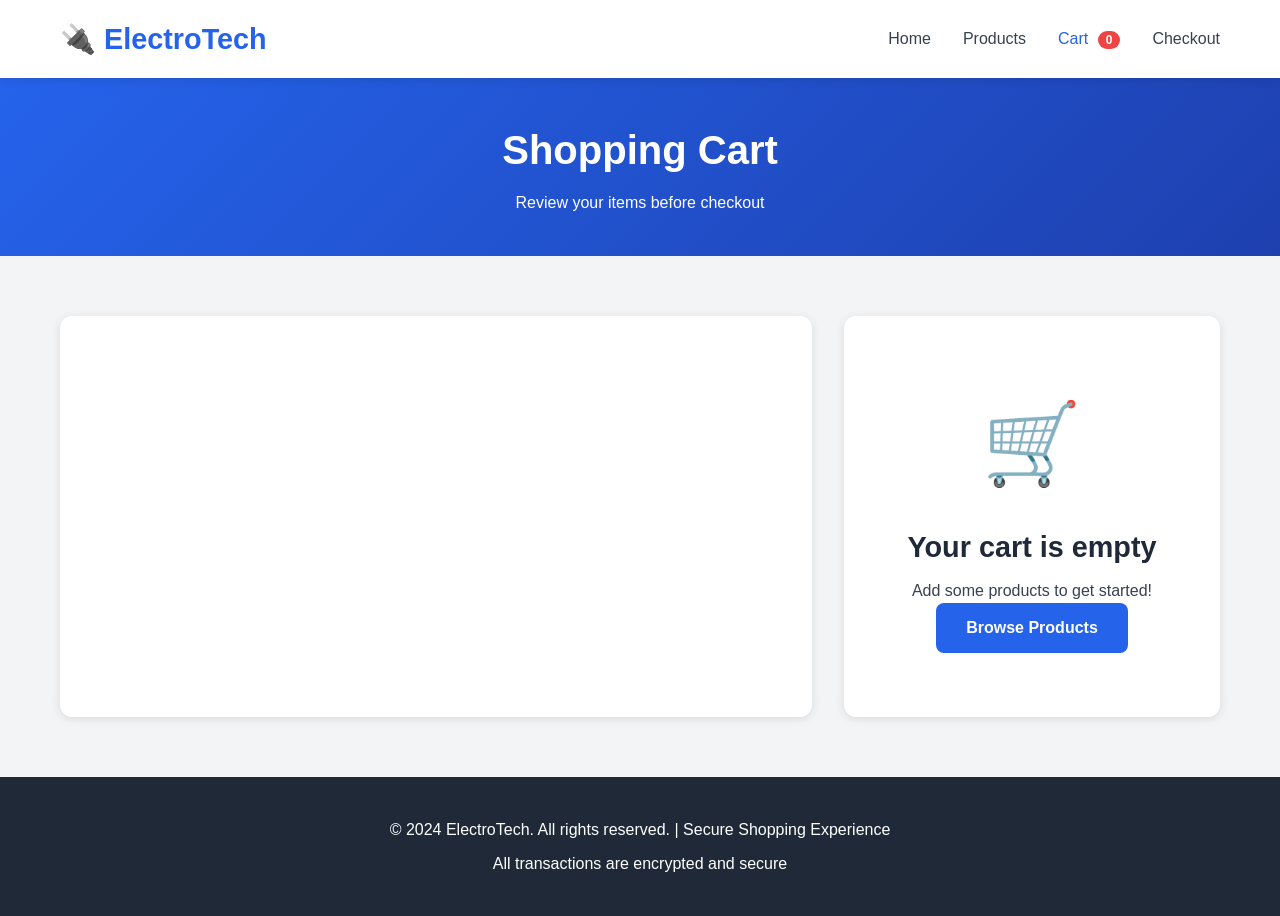
<file: cart.html>
<!DOCTYPE html>
<html lang="en">
<head>
    <meta charset="UTF-8">
    <meta name="viewport" content="width=device-width, initial-scale=1.0">
    <meta http-equiv="Content-Security-Policy" content="default-src 'self'; script-src 'self' 'unsafe-inline'; style-src 'self' 'unsafe-inline'; img-src 'self' data: https:;">
    <meta http-equiv="Strict-Transport-Security" content="max-age=31536000; includeSubDomains">
    <title>Shopping Cart - ElectroTech</title>
    <link rel="stylesheet" href="styles.css">
</head>
<body>
    <header>
        <nav class="navbar">
            <div class="container">
                <div class="logo">
                    <h1>🔌 ElectroTech</h1>
                </div>
                <ul class="nav-links">
                    <li><a href="index.html">Home</a></li>
                    <li><a href="products.html">Products</a></li>
                    <li><a href="cart.html" class="active">Cart <span id="cart-count" class="badge">0</span></a></li>
                    <li><a href="checkout.html">Checkout</a></li>
                </ul>
            </div>
        </nav>
    </header>

    <main>
        <section class="page-header">
            <div class="container">
                <h2>Shopping Cart</h2>
                <p>Review your items before checkout</p>
            </div>
        </section>

        <section class="cart-section">
            <div class="container">
                <div class="cart-content">
                    <div id="cart-items" class="cart-items">
                        <!-- Cart items will be dynamically inserted here -->
                    </div>
                    <div id="empty-cart-message" class="empty-cart">
                        <div class="icon">🛒</div>
                        <h3>Your cart is empty</h3>
                        <p>Add some products to get started!</p>
                        <a href="products.html" class="btn btn-primary">Browse Products</a>
                    </div>
                    <div id="cart-summary" class="cart-summary" style="display: none;">
                        <h3>Order Summary</h3>
                        <div class="summary-row">
                            <span>Subtotal:</span>
                            <span id="cart-subtotal">$0.00</span>
                        </div>
                        <div class="summary-row">
                            <span>Tax (10%):</span>
                            <span id="cart-tax">$0.00</span>
                        </div>
                        <div class="summary-row">
                            <span>Shipping:</span>
                            <span id="cart-shipping">$0.00</span>
                        </div>
                        <div class="summary-row total">
                            <span>Total:</span>
                            <span id="cart-total">$0.00</span>
                        </div>
                        <a href="checkout.html" class="btn btn-primary btn-block">Proceed to Checkout</a>
                    </div>
                </div>
            </div>
        </section>
    </main>

    <footer>
        <div class="container">
            <p>&copy; 2024 ElectroTech. All rights reserved. | Secure Shopping Experience</p>
            <p>All transactions are encrypted and secure</p>
        </div>
    </footer>

    <script src="script.js"></script>
</body>
</html>
</file>
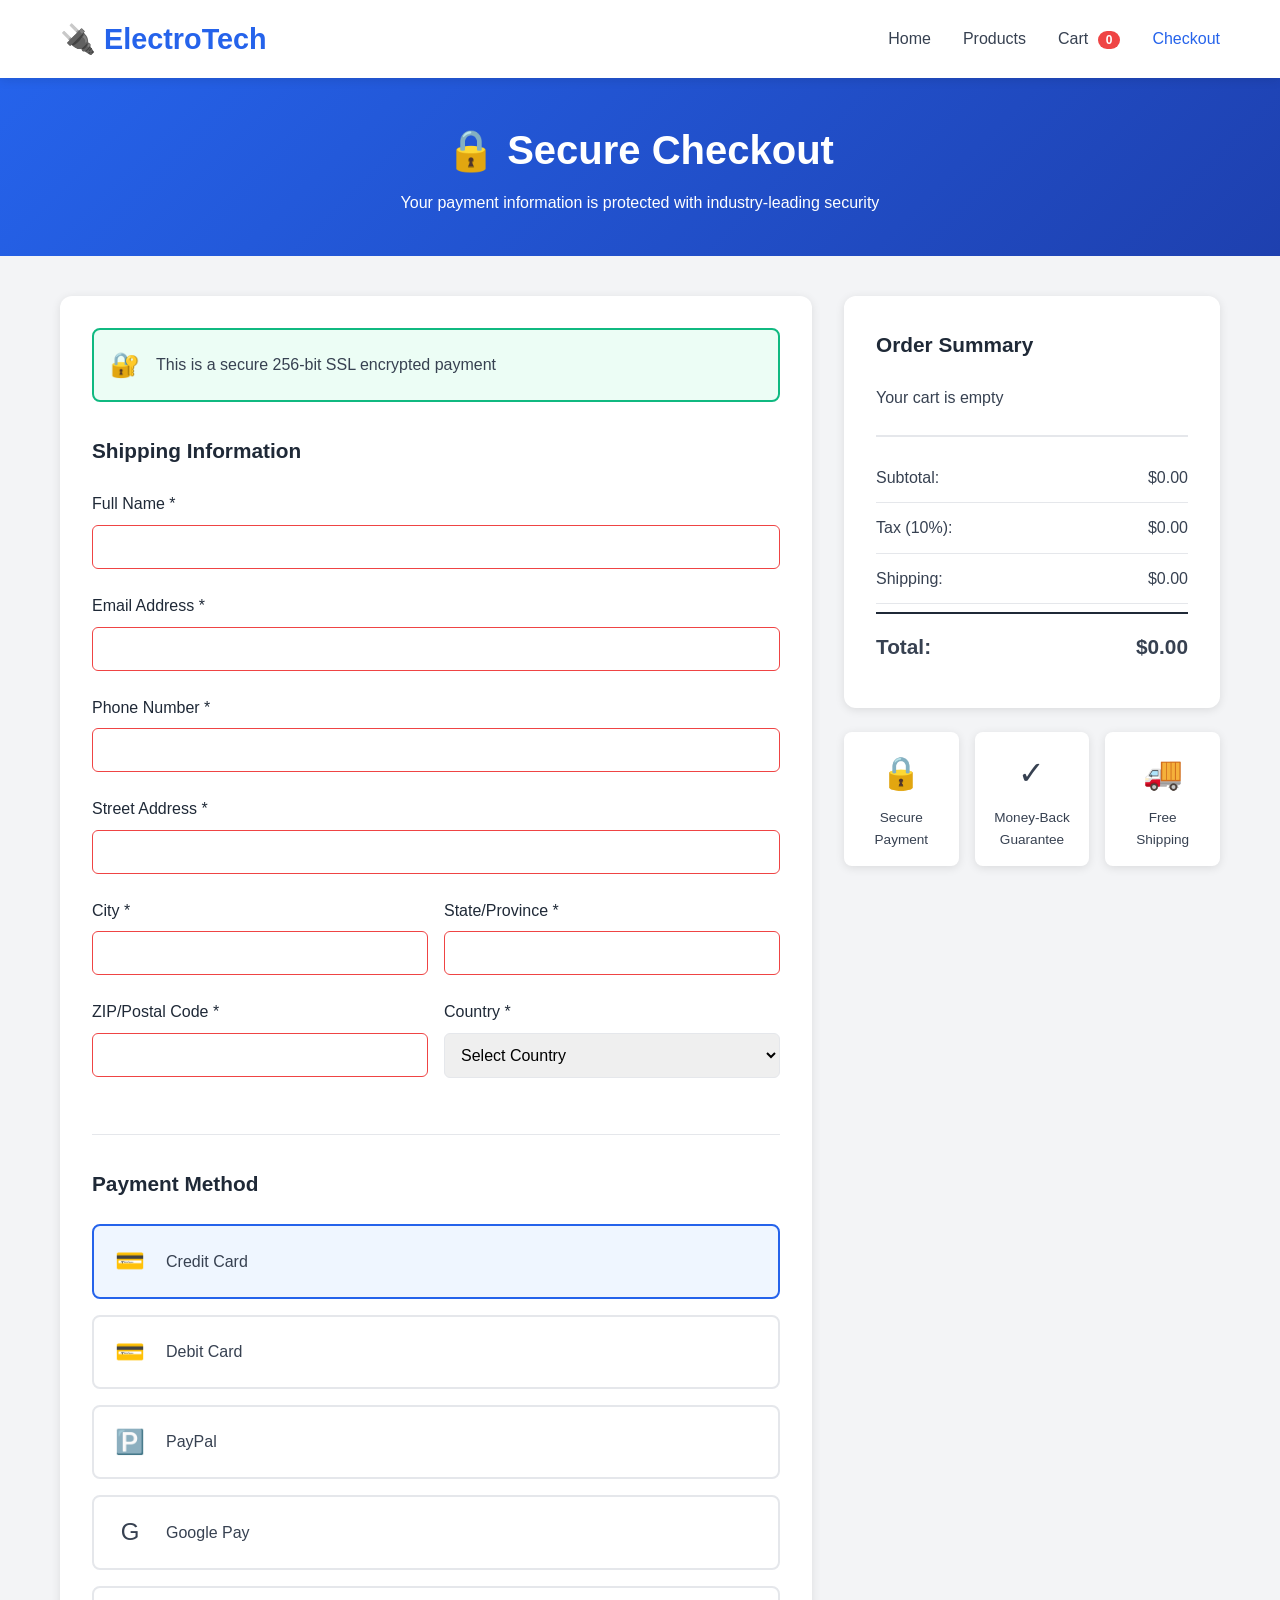
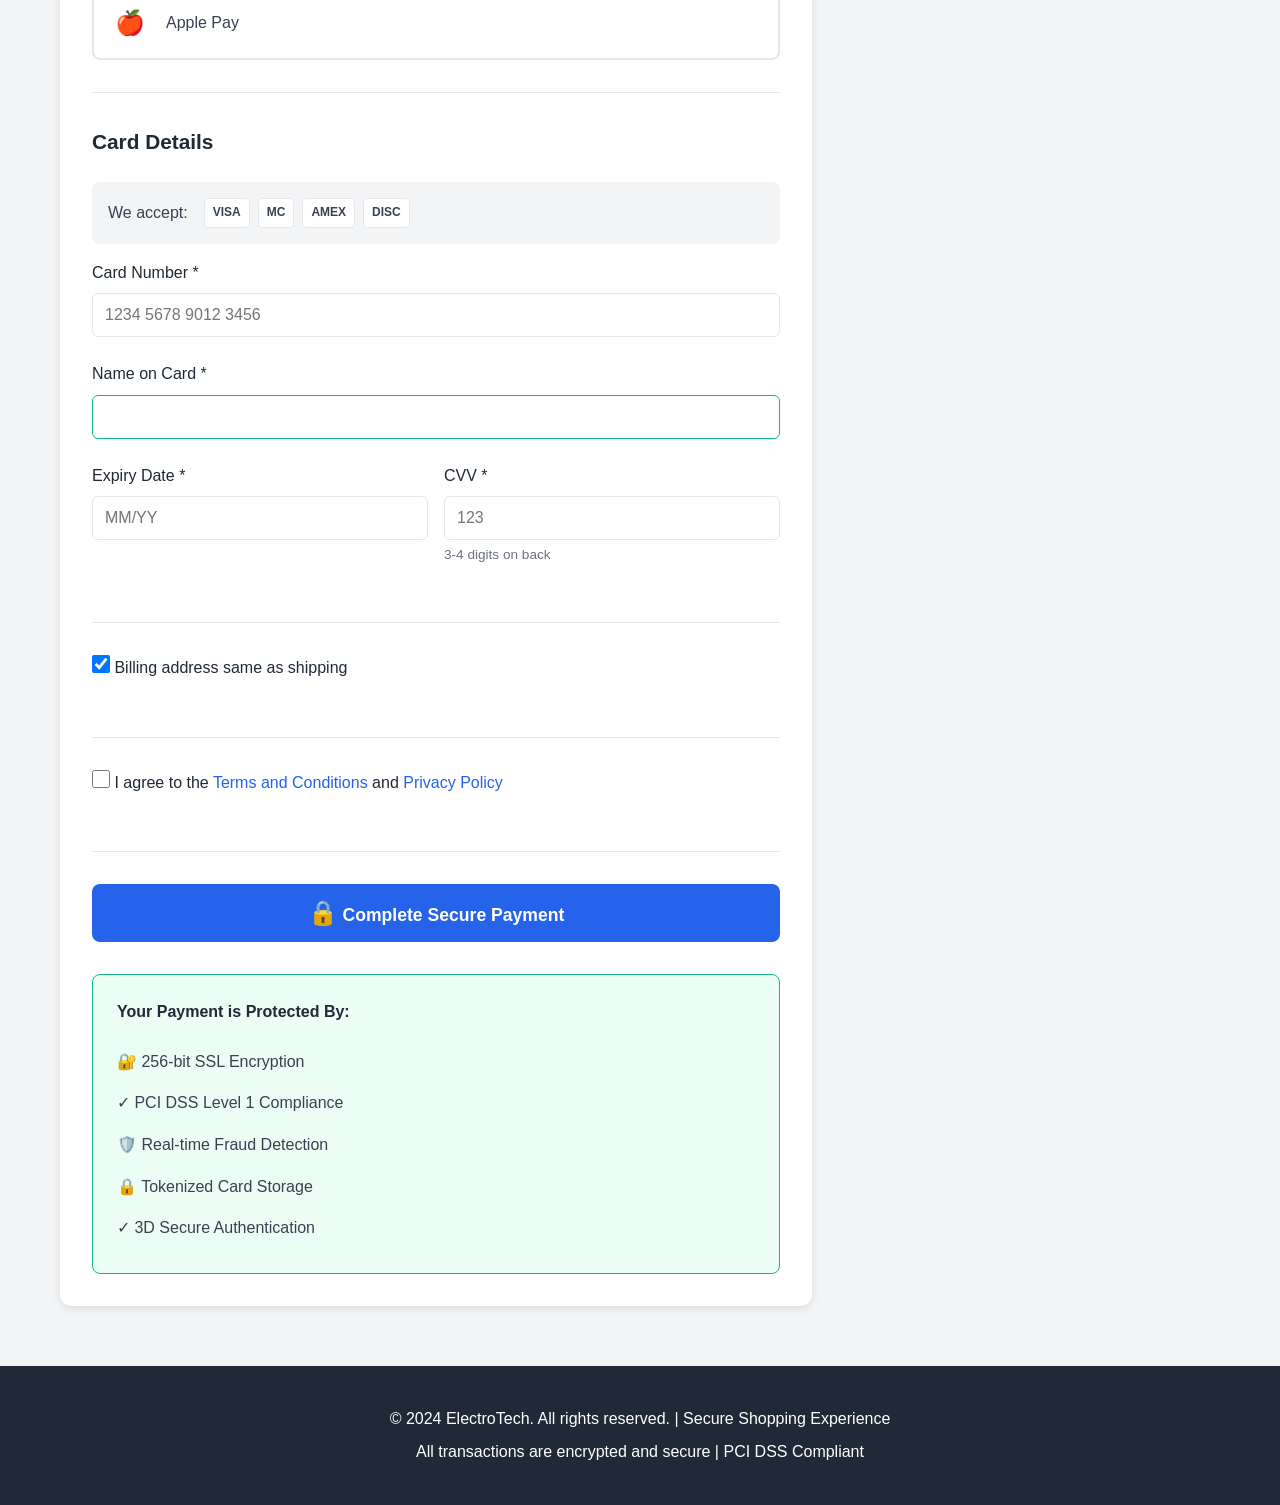
<file: checkout.html>
<!DOCTYPE html>
<html lang="en">
<head>
    <meta charset="UTF-8">
    <meta name="viewport" content="width=device-width, initial-scale=1.0">
    <meta http-equiv="Content-Security-Policy" content="default-src 'self'; script-src 'self' 'unsafe-inline' https://www.paypal.com https://www.google.com https://appleid.cdn-apple.com; style-src 'self' 'unsafe-inline'; img-src 'self' data: https:; connect-src 'self' https://api.paypal.com https://pay.google.com; frame-src https://www.paypal.com https://www.google.com https://appleid.apple.com;">
    <meta http-equiv="Strict-Transport-Security" content="max-age=31536000; includeSubDomains">
    <title>Secure Checkout - ElectroTech</title>
    <link rel="stylesheet" href="styles.css">
</head>
<body>
    <header>
        <nav class="navbar">
            <div class="container">
                <div class="logo">
                    <h1>🔌 ElectroTech</h1>
                </div>
                <ul class="nav-links">
                    <li><a href="index.html">Home</a></li>
                    <li><a href="products.html">Products</a></li>
                    <li><a href="cart.html">Cart <span id="cart-count" class="badge">0</span></a></li>
                    <li><a href="checkout.html" class="active">Checkout</a></li>
                </ul>
            </div>
        </nav>
    </header>

    <main>
        <section class="page-header">
            <div class="container">
                <h2>🔒 Secure Checkout</h2>
                <p>Your payment information is protected with industry-leading security</p>
            </div>
        </section>

        <section class="checkout-section">
            <div class="container">
                <div class="checkout-grid">
                    <div class="checkout-form">
                        <div class="security-notice">
                            <span class="lock-icon">🔐</span>
                            <p>This is a secure 256-bit SSL encrypted payment</p>
                        </div>

                        <form id="checkout-form">
                            <!-- Shipping Information -->
                            <div class="form-section">
                                <h3>Shipping Information</h3>
                                <div class="form-group">
                                    <label for="fullname">Full Name *</label>
                                    <input type="text" id="fullname" name="fullname" required pattern="^[a-zA-Z\s]{2,50}$" title="Please enter a valid name (2-50 characters, letters only)">
                                </div>
                                <div class="form-group">
                                    <label for="email">Email Address *</label>
                                    <input type="email" id="email" name="email" required pattern="^[a-zA-Z0-9._%+-]+@[a-zA-Z0-9.-]+\.[a-zA-Z]{2,}$" title="Please enter a valid email address">
                                </div>
                                <div class="form-group">
                                    <label for="phone">Phone Number *</label>
                                    <input type="tel" id="phone" name="phone" required pattern="^[\d\s\-\+\(\)]{10,20}$" title="Please enter a valid phone number">
                                </div>
                                <div class="form-group">
                                    <label for="address">Street Address *</label>
                                    <input type="text" id="address" name="address" required maxlength="100">
                                </div>
                                <div class="form-row">
                                    <div class="form-group">
                                        <label for="city">City *</label>
                                        <input type="text" id="city" name="city" required pattern="^[a-zA-Z\s]{2,50}$">
                                    </div>
                                    <div class="form-group">
                                        <label for="state">State/Province *</label>
                                        <input type="text" id="state" name="state" required pattern="^[a-zA-Z\s]{2,50}$">
                                    </div>
                                </div>
                                <div class="form-row">
                                    <div class="form-group">
                                        <label for="zipcode">ZIP/Postal Code *</label>
                                        <input type="text" id="zipcode" name="zipcode" required pattern="^[A-Za-z0-9\s\-]{3,10}$">
                                    </div>
                                    <div class="form-group">
                                        <label for="country">Country *</label>
                                        <select id="country" name="country" required>
                                            <option value="">Select Country</option>
                                            <option value="US">United States</option>
                                            <option value="CA">Canada</option>
                                            <option value="GB">United Kingdom</option>
                                            <option value="AU">Australia</option>
                                            <option value="DE">Germany</option>
                                            <option value="FR">France</option>
                                            <option value="IN">India</option>
                                            <option value="JP">Japan</option>
                                            <option value="CN">China</option>
                                        </select>
                                    </div>
                                </div>
                            </div>

                            <!-- Payment Method Selection -->
                            <div class="form-section">
                                <h3>Payment Method</h3>
                                <div class="payment-methods">
                                    <div class="payment-option">
                                        <input type="radio" id="credit-card" name="payment-method" value="credit-card" checked>
                                        <label for="credit-card">
                                            <span class="payment-icon">💳</span>
                                            Credit Card
                                        </label>
                                    </div>
                                    <div class="payment-option">
                                        <input type="radio" id="debit-card" name="payment-method" value="debit-card">
                                        <label for="debit-card">
                                            <span class="payment-icon">💳</span>
                                            Debit Card
                                        </label>
                                    </div>
                                    <div class="payment-option">
                                        <input type="radio" id="paypal" name="payment-method" value="paypal">
                                        <label for="paypal">
                                            <span class="payment-icon">🅿️</span>
                                            PayPal
                                        </label>
                                    </div>
                                    <div class="payment-option">
                                        <input type="radio" id="google-pay" name="payment-method" value="google-pay">
                                        <label for="google-pay">
                                            <span class="payment-icon">G</span>
                                            Google Pay
                                        </label>
                                    </div>
                                    <div class="payment-option">
                                        <input type="radio" id="apple-pay" name="payment-method" value="apple-pay">
                                        <label for="apple-pay">
                                            <span class="payment-icon">🍎</span>
                                            Apple Pay
                                        </label>
                                    </div>
                                </div>
                            </div>

                            <!-- Card Payment Details (Credit/Debit) -->
                            <div id="card-payment-details" class="form-section payment-details">
                                <h3>Card Details</h3>
                                <div class="accepted-cards">
                                    <span>We accept:</span>
                                    <div class="card-logos">
                                        <span class="card-logo">VISA</span>
                                        <span class="card-logo">MC</span>
                                        <span class="card-logo">AMEX</span>
                                        <span class="card-logo">DISC</span>
                                    </div>
                                </div>
                                <div class="form-group">
                                    <label for="card-number">Card Number *</label>
                                    <input type="text" id="card-number" name="card-number" placeholder="1234 5678 9012 3456" maxlength="19" pattern="[\d\s]{13,19}" inputmode="numeric" autocomplete="cc-number">
                                    <span class="card-type-indicator" id="card-type"></span>
                                </div>
                                <div class="form-group">
                                    <label for="card-name">Name on Card *</label>
                                    <input type="text" id="card-name" name="card-name" pattern="^[a-zA-Z\s]{2,50}$" autocomplete="cc-name">
                                </div>
                                <div class="form-row">
                                    <div class="form-group">
                                        <label for="expiry-date">Expiry Date *</label>
                                        <input type="text" id="expiry-date" name="expiry-date" placeholder="MM/YY" maxlength="5" pattern="(0[1-9]|1[0-2])\/\d{2}" autocomplete="cc-exp">
                                    </div>
                                    <div class="form-group">
                                        <label for="cvv">CVV *</label>
                                        <input type="text" id="cvv" name="cvv" placeholder="123" maxlength="4" pattern="\d{3,4}" inputmode="numeric" autocomplete="cc-csc">
                                        <span class="help-text">3-4 digits on back</span>
                                    </div>
                                </div>
                            </div>

                            <!-- PayPal Details -->
                            <div id="paypal-payment-details" class="form-section payment-details" style="display: none;">
                                <div class="payment-info-box">
                                    <h3>PayPal Payment</h3>
                                    <p>You will be redirected to PayPal to complete your payment securely.</p>
                                    <div class="paypal-features">
                                        <p>✓ Buyer Protection</p>
                                        <p>✓ No card details needed</p>
                                        <p>✓ Quick checkout</p>
                                    </div>
                                </div>
                            </div>

                            <!-- Google Pay Details -->
                            <div id="google-pay-details" class="form-section payment-details" style="display: none;">
                                <div class="payment-info-box">
                                    <h3>Google Pay</h3>
                                    <p>Fast and secure checkout with Google Pay.</p>
                                    <div class="google-pay-features">
                                        <p>✓ One-tap checkout</p>
                                        <p>✓ Tokenized payments</p>
                                        <p>✓ No card details shared</p>
                                    </div>
                                    <button type="button" id="google-pay-button" class="btn btn-google-pay">Continue with Google Pay</button>
                                </div>
                            </div>

                            <!-- Apple Pay Details -->
                            <div id="apple-pay-details" class="form-section payment-details" style="display: none;">
                                <div class="payment-info-box">
                                    <h3>Apple Pay</h3>
                                    <p>Quick and secure payment with Apple Pay.</p>
                                    <div class="apple-pay-features">
                                        <p>✓ Touch ID or Face ID</p>
                                        <p>✓ Secure element technology</p>
                                        <p>✓ Privacy focused</p>
                                    </div>
                                    <button type="button" id="apple-pay-button" class="btn btn-apple-pay">Pay with Apple Pay</button>
                                </div>
                            </div>

                            <!-- Billing Address -->
                            <div class="form-section">
                                <div class="form-group">
                                    <label class="checkbox-label">
                                        <input type="checkbox" id="same-as-shipping" checked>
                                        Billing address same as shipping
                                    </label>
                                </div>
                            </div>

                            <!-- Terms and Conditions -->
                            <div class="form-section">
                                <div class="form-group">
                                    <label class="checkbox-label">
                                        <input type="checkbox" id="terms" required>
                                        I agree to the <a href="#" target="_blank">Terms and Conditions</a> and <a href="#" target="_blank">Privacy Policy</a>
                                    </label>
                                </div>
                            </div>

                            <button type="submit" class="btn btn-primary btn-block btn-submit">
                                <span class="lock-icon">🔒</span> Complete Secure Payment
                            </button>
                        </form>

                        <div class="security-features">
                            <h4>Your Payment is Protected By:</h4>
                            <ul>
                                <li>🔐 256-bit SSL Encryption</li>
                                <li>✓ PCI DSS Level 1 Compliance</li>
                                <li>🛡️ Real-time Fraud Detection</li>
                                <li>🔒 Tokenized Card Storage</li>
                                <li>✓ 3D Secure Authentication</li>
                            </ul>
                        </div>
                    </div>

                    <div class="order-summary-sidebar">
                        <div class="summary-box">
                            <h3>Order Summary</h3>
                            <div id="checkout-items" class="summary-items">
                                <!-- Items will be inserted here -->
                            </div>
                            <div class="summary-totals">
                                <div class="summary-row">
                                    <span>Subtotal:</span>
                                    <span id="summary-subtotal">$0.00</span>
                                </div>
                                <div class="summary-row">
                                    <span>Tax (10%):</span>
                                    <span id="summary-tax">$0.00</span>
                                </div>
                                <div class="summary-row">
                                    <span>Shipping:</span>
                                    <span id="summary-shipping">$0.00</span>
                                </div>
                                <div class="summary-row total">
                                    <span><strong>Total:</strong></span>
                                    <span id="summary-total"><strong>$0.00</strong></span>
                                </div>
                            </div>
                        </div>

                        <div class="trust-badges">
                            <div class="trust-badge">
                                <span>🔒</span>
                                <p>Secure Payment</p>
                            </div>
                            <div class="trust-badge">
                                <span>✓</span>
                                <p>Money-Back Guarantee</p>
                            </div>
                            <div class="trust-badge">
                                <span>🚚</span>
                                <p>Free Shipping</p>
                            </div>
                        </div>
                    </div>
                </div>
            </div>
        </section>

        <!-- Success Modal -->
        <div id="success-modal" class="modal">
            <div class="modal-content">
                <div class="success-icon">✓</div>
                <h2>Payment Successful!</h2>
                <p>Thank you for your purchase. Your order has been confirmed.</p>
                <p>Order confirmation has been sent to your email.</p>
                <button id="close-modal" class="btn btn-primary">Continue Shopping</button>
            </div>
        </div>
    </main>

    <footer>
        <div class="container">
            <p>&copy; 2024 ElectroTech. All rights reserved. | Secure Shopping Experience</p>
            <p>All transactions are encrypted and secure | PCI DSS Compliant</p>
        </div>
    </footer>

    <script src="script.js"></script>
</body>
</html>
</file>
<file: styles.css>
/* Global Styles */
* {
    margin: 0;
    padding: 0;
    box-sizing: border-box;
}

:root {
    --primary-color: #2563eb;
    --secondary-color: #1e40af;
    --success-color: #10b981;
    --danger-color: #ef4444;
    --warning-color: #f59e0b;
    --dark-color: #1f2937;
    --light-color: #f3f4f6;
    --border-color: #e5e7eb;
    --text-color: #374151;
    --white: #ffffff;
    --shadow: 0 2px 10px rgba(0, 0, 0, 0.1);
    --shadow-lg: 0 10px 30px rgba(0, 0, 0, 0.15);
}

body {
    font-family: -apple-system, BlinkMacSystemFont, 'Segoe UI', Roboto, 'Helvetica Neue', Arial, sans-serif;
    line-height: 1.6;
    color: var(--text-color);
    background-color: var(--light-color);
}

.container {
    max-width: 1200px;
    margin: 0 auto;
    padding: 0 20px;
}

/* Navigation */
.navbar {
    background-color: var(--white);
    box-shadow: var(--shadow);
    position: sticky;
    top: 0;
    z-index: 1000;
}

.navbar .container {
    display: flex;
    justify-content: space-between;
    align-items: center;
    padding: 1rem 20px;
}

.logo h1 {
    color: var(--primary-color);
    font-size: 1.8rem;
}

.nav-links {
    display: flex;
    list-style: none;
    gap: 2rem;
}

.nav-links a {
    text-decoration: none;
    color: var(--text-color);
    font-weight: 500;
    transition: color 0.3s;
    position: relative;
}

.nav-links a:hover,
.nav-links a.active {
    color: var(--primary-color);
}

.badge {
    background-color: var(--danger-color);
    color: var(--white);
    padding: 2px 8px;
    border-radius: 12px;
    font-size: 0.75rem;
    font-weight: bold;
    margin-left: 5px;
}

/* Hero Section */
.hero {
    background: linear-gradient(135deg, var(--primary-color) 0%, var(--secondary-color) 100%);
    color: var(--white);
    padding: 80px 0;
    text-align: center;
}

.hero-content h2 {
    font-size: 3rem;
    margin-bottom: 1rem;
}

.hero-content p {
    font-size: 1.3rem;
    margin-bottom: 2rem;
}

/* Buttons */
.btn {
    display: inline-block;
    padding: 12px 30px;
    border: none;
    border-radius: 8px;
    font-size: 1rem;
    font-weight: 600;
    text-decoration: none;
    cursor: pointer;
    transition: all 0.3s;
    text-align: center;
}

.btn-primary {
    background-color: var(--primary-color);
    color: var(--white);
}

.btn-primary:hover {
    background-color: var(--secondary-color);
    transform: translateY(-2px);
    box-shadow: var(--shadow);
}

.btn-secondary {
    background-color: var(--success-color);
    color: var(--white);
}

.btn-secondary:hover {
    background-color: #059669;
}

.btn-block {
    display: block;
    width: 100%;
}

.btn-google-pay {
    background-color: #4285f4;
    color: var(--white);
    margin-top: 1rem;
}

.btn-apple-pay {
    background-color: #000;
    color: var(--white);
    margin-top: 1rem;
}

.btn-submit {
    margin-top: 2rem;
    padding: 15px;
    font-size: 1.1rem;
}

/* Features Section */
.features {
    padding: 60px 0;
    background-color: var(--white);
}

.features h2 {
    text-align: center;
    font-size: 2.5rem;
    margin-bottom: 3rem;
    color: var(--dark-color);
}

.features-grid {
    display: grid;
    grid-template-columns: repeat(auto-fit, minmax(250px, 1fr));
    gap: 2rem;
}

.feature-card {
    text-align: center;
    padding: 2rem;
    border-radius: 12px;
    background-color: var(--light-color);
    transition: transform 0.3s, box-shadow 0.3s;
}

.feature-card:hover {
    transform: translateY(-5px);
    box-shadow: var(--shadow-lg);
}

.feature-card .icon {
    font-size: 3rem;
    margin-bottom: 1rem;
}

.feature-card h3 {
    color: var(--dark-color);
    margin-bottom: 0.5rem;
}

/* Products Grid */
.featured-products,
.products-section {
    padding: 60px 0;
    background-color: var(--light-color);
}

.featured-products h2,
.products-section h2 {
    text-align: center;
    font-size: 2.5rem;
    margin-bottom: 3rem;
    color: var(--dark-color);
}

.products-grid {
    display: grid;
    grid-template-columns: repeat(auto-fill, minmax(280px, 1fr));
    gap: 2rem;
}

.product-card {
    background-color: var(--white);
    border-radius: 12px;
    padding: 1.5rem;
    text-align: center;
    box-shadow: var(--shadow);
    transition: transform 0.3s, box-shadow 0.3s;
}

.product-card:hover {
    transform: translateY(-5px);
    box-shadow: var(--shadow-lg);
}

.product-card img {
    width: 100%;
    height: 250px;
    object-fit: cover;
    border-radius: 8px;
    margin-bottom: 1rem;
}

.product-card h3 {
    color: var(--dark-color);
    margin-bottom: 0.5rem;
    font-size: 1.2rem;
}

.product-card .description {
    color: var(--text-color);
    font-size: 0.9rem;
    margin-bottom: 0.5rem;
}

.product-card .price {
    color: var(--primary-color);
    font-size: 1.5rem;
    font-weight: bold;
    margin: 1rem 0;
}

/* Security Badges */
.security-badges {
    padding: 60px 0;
    background-color: var(--white);
}

.security-badges h2 {
    text-align: center;
    font-size: 2rem;
    margin-bottom: 3rem;
    color: var(--dark-color);
}

.badges-grid {
    display: grid;
    grid-template-columns: repeat(auto-fit, minmax(200px, 1fr));
    gap: 2rem;
}

.badge-item {
    text-align: center;
    padding: 1.5rem;
}

.badge-icon {
    font-size: 3rem;
    margin-bottom: 0.5rem;
}

/* Page Header */
.page-header {
    background: linear-gradient(135deg, var(--primary-color) 0%, var(--secondary-color) 100%);
    color: var(--white);
    padding: 40px 0;
    text-align: center;
}

.page-header h2 {
    font-size: 2.5rem;
    margin-bottom: 0.5rem;
}

/* Cart Section */
.cart-section {
    padding: 60px 0;
}

.cart-content {
    display: grid;
    grid-template-columns: 2fr 1fr;
    gap: 2rem;
}

.cart-items {
    background-color: var(--white);
    border-radius: 12px;
    padding: 2rem;
    box-shadow: var(--shadow);
}

.cart-item {
    display: flex;
    gap: 1.5rem;
    padding: 1.5rem;
    border-bottom: 1px solid var(--border-color);
    align-items: center;
}

.cart-item:last-child {
    border-bottom: none;
}

.cart-item img {
    width: 100px;
    height: 100px;
    object-fit: cover;
    border-radius: 8px;
}

.cart-item-details {
    flex: 1;
}

.cart-item-details h3 {
    color: var(--dark-color);
    margin-bottom: 0.5rem;
}

.cart-item-price {
    color: var(--primary-color);
    font-size: 1.2rem;
    font-weight: bold;
}

.cart-item-controls {
    display: flex;
    align-items: center;
    gap: 1rem;
    margin-top: 0.5rem;
}

.quantity-control {
    display: flex;
    align-items: center;
    gap: 0.5rem;
}

.quantity-btn {
    background-color: var(--light-color);
    border: 1px solid var(--border-color);
    width: 30px;
    height: 30px;
    border-radius: 4px;
    cursor: pointer;
    font-weight: bold;
}

.quantity-btn:hover {
    background-color: var(--border-color);
}

.quantity-display {
    min-width: 30px;
    text-align: center;
    font-weight: bold;
}

.remove-btn {
    background-color: var(--danger-color);
    color: var(--white);
    border: none;
    padding: 8px 16px;
    border-radius: 6px;
    cursor: pointer;
    font-size: 0.9rem;
}

.remove-btn:hover {
    background-color: #dc2626;
}

.empty-cart {
    text-align: center;
    padding: 4rem 2rem;
    background-color: var(--white);
    border-radius: 12px;
    box-shadow: var(--shadow);
}

.empty-cart .icon {
    font-size: 5rem;
    margin-bottom: 1rem;
}

.empty-cart h3 {
    color: var(--dark-color);
    font-size: 1.8rem;
    margin-bottom: 0.5rem;
}

.cart-summary {
    background-color: var(--white);
    border-radius: 12px;
    padding: 2rem;
    box-shadow: var(--shadow);
    height: fit-content;
    position: sticky;
    top: 100px;
}

.cart-summary h3 {
    color: var(--dark-color);
    margin-bottom: 1.5rem;
    font-size: 1.5rem;
}

.summary-row {
    display: flex;
    justify-content: space-between;
    padding: 0.75rem 0;
    border-bottom: 1px solid var(--border-color);
}

.summary-row.total {
    border-top: 2px solid var(--dark-color);
    border-bottom: none;
    padding-top: 1rem;
    margin-top: 0.5rem;
    font-size: 1.3rem;
}

/* Checkout Section */
.checkout-section {
    padding: 40px 0 60px;
}

.checkout-grid {
    display: grid;
    grid-template-columns: 2fr 1fr;
    gap: 2rem;
}

.checkout-form {
    background-color: var(--white);
    border-radius: 12px;
    padding: 2rem;
    box-shadow: var(--shadow);
}

.security-notice {
    background-color: #ecfdf5;
    border: 2px solid var(--success-color);
    border-radius: 8px;
    padding: 1rem;
    margin-bottom: 2rem;
    display: flex;
    align-items: center;
    gap: 1rem;
}

.lock-icon {
    font-size: 1.5rem;
}

.form-section {
    margin-bottom: 2rem;
    padding-bottom: 2rem;
    border-bottom: 1px solid var(--border-color);
}

.form-section:last-child {
    border-bottom: none;
}

.form-section h3 {
    color: var(--dark-color);
    margin-bottom: 1.5rem;
    font-size: 1.3rem;
}

.form-group {
    margin-bottom: 1.5rem;
}

.form-group label {
    display: block;
    color: var(--dark-color);
    font-weight: 500;
    margin-bottom: 0.5rem;
}

.form-group input[type="text"],
.form-group input[type="email"],
.form-group input[type="tel"],
.form-group select {
    width: 100%;
    padding: 12px;
    border: 1px solid var(--border-color);
    border-radius: 6px;
    font-size: 1rem;
    transition: border-color 0.3s;
}

.form-group input:focus,
.form-group select:focus {
    outline: none;
    border-color: var(--primary-color);
    box-shadow: 0 0 0 3px rgba(37, 99, 235, 0.1);
}

.form-group input:invalid:not(:placeholder-shown) {
    border-color: var(--danger-color);
}

.form-group input:valid:not(:placeholder-shown) {
    border-color: var(--success-color);
}

.form-row {
    display: grid;
    grid-template-columns: 1fr 1fr;
    gap: 1rem;
}

.help-text {
    display: block;
    font-size: 0.85rem;
    color: #6b7280;
    margin-top: 0.25rem;
}

/* Payment Methods */
.payment-methods {
    display: grid;
    gap: 1rem;
}

.payment-option {
    position: relative;
}

.payment-option input[type="radio"] {
    position: absolute;
    opacity: 0;
}

.payment-option label {
    display: flex;
    align-items: center;
    gap: 1rem;
    padding: 1rem;
    border: 2px solid var(--border-color);
    border-radius: 8px;
    cursor: pointer;
    transition: all 0.3s;
}

.payment-option input[type="radio"]:checked + label {
    border-color: var(--primary-color);
    background-color: #eff6ff;
}

.payment-option label:hover {
    border-color: var(--primary-color);
}

.payment-icon {
    font-size: 1.5rem;
    width: 40px;
    text-align: center;
}

.accepted-cards {
    display: flex;
    align-items: center;
    gap: 1rem;
    margin-bottom: 1rem;
    padding: 1rem;
    background-color: var(--light-color);
    border-radius: 8px;
}

.card-logos {
    display: flex;
    gap: 0.5rem;
}

.card-logo {
    padding: 4px 8px;
    background-color: var(--white);
    border: 1px solid var(--border-color);
    border-radius: 4px;
    font-size: 0.75rem;
    font-weight: bold;
}

.card-type-indicator {
    position: absolute;
    right: 12px;
    top: 50%;
    transform: translateY(-50%);
    font-weight: bold;
    color: var(--primary-color);
}

.payment-info-box {
    background-color: var(--light-color);
    border-radius: 8px;
    padding: 2rem;
    text-align: center;
}

.payment-info-box h3 {
    color: var(--dark-color);
    margin-bottom: 1rem;
}

.paypal-features,
.google-pay-features,
.apple-pay-features {
    margin: 1.5rem 0;
    text-align: left;
}

.paypal-features p,
.google-pay-features p,
.apple-pay-features p {
    padding: 0.5rem 0;
    color: var(--text-color);
}

.checkbox-label {
    display: flex;
    align-items: center;
    gap: 0.5rem;
    cursor: pointer;
    font-weight: normal;
}

.checkbox-label input[type="checkbox"] {
    width: 18px;
    height: 18px;
    cursor: pointer;
}

.checkbox-label a {
    color: var(--primary-color);
    text-decoration: none;
}

.checkbox-label a:hover {
    text-decoration: underline;
}

/* Security Features */
.security-features {
    background-color: #ecfdf5;
    border: 1px solid var(--success-color);
    border-radius: 8px;
    padding: 1.5rem;
    margin-top: 2rem;
}

.security-features h4 {
    color: var(--dark-color);
    margin-bottom: 1rem;
}

.security-features ul {
    list-style: none;
}

.security-features li {
    padding: 0.5rem 0;
    color: var(--text-color);
}

/* Order Summary Sidebar */
.order-summary-sidebar {
    position: sticky;
    top: 100px;
    height: fit-content;
}

.summary-box {
    background-color: var(--white);
    border-radius: 12px;
    padding: 2rem;
    box-shadow: var(--shadow);
    margin-bottom: 1.5rem;
}

.summary-box h3 {
    color: var(--dark-color);
    margin-bottom: 1.5rem;
    font-size: 1.3rem;
}

.summary-items {
    margin-bottom: 1.5rem;
}

.summary-item {
    display: flex;
    justify-content: space-between;
    padding: 0.75rem 0;
    border-bottom: 1px solid var(--border-color);
}

.summary-item:last-child {
    border-bottom: none;
}

.summary-item-name {
    font-weight: 500;
    color: var(--dark-color);
}

.summary-item-price {
    color: var(--text-color);
}

.summary-totals {
    border-top: 2px solid var(--border-color);
    padding-top: 1rem;
}

.trust-badges {
    display: grid;
    grid-template-columns: repeat(3, 1fr);
    gap: 1rem;
}

.trust-badge {
    background-color: var(--white);
    border-radius: 8px;
    padding: 1rem;
    text-align: center;
    box-shadow: var(--shadow);
}

.trust-badge span {
    font-size: 2rem;
    display: block;
    margin-bottom: 0.5rem;
}

.trust-badge p {
    font-size: 0.85rem;
    color: var(--text-color);
}

/* Modal */
.modal {
    display: none;
    position: fixed;
    top: 0;
    left: 0;
    width: 100%;
    height: 100%;
    background-color: rgba(0, 0, 0, 0.5);
    z-index: 2000;
    justify-content: center;
    align-items: center;
}

.modal.show {
    display: flex;
}

.modal-content {
    background-color: var(--white);
    border-radius: 12px;
    padding: 3rem;
    text-align: center;
    max-width: 500px;
    box-shadow: var(--shadow-lg);
}

.success-icon {
    width: 80px;
    height: 80px;
    background-color: var(--success-color);
    color: var(--white);
    border-radius: 50%;
    display: flex;
    align-items: center;
    justify-content: center;
    font-size: 3rem;
    margin: 0 auto 1.5rem;
}

.modal-content h2 {
    color: var(--dark-color);
    margin-bottom: 1rem;
}

.modal-content p {
    color: var(--text-color);
    margin-bottom: 1rem;
}

/* Footer */
footer {
    background-color: var(--dark-color);
    color: var(--white);
    padding: 2rem 0;
    text-align: center;
}

footer p {
    margin: 0.5rem 0;
}

/* Responsive Design */
@media (max-width: 768px) {
    .nav-links {
        gap: 1rem;
        font-size: 0.9rem;
    }

    .hero-content h2 {
        font-size: 2rem;
    }

    .hero-content p {
        font-size: 1rem;
    }

    .features-grid,
    .products-grid {
        grid-template-columns: 1fr;
    }

    .cart-content,
    .checkout-grid {
        grid-template-columns: 1fr;
    }

    .cart-item {
        flex-direction: column;
        text-align: center;
    }

    .form-row {
        grid-template-columns: 1fr;
    }

    .trust-badges {
        grid-template-columns: 1fr;
    }

    .order-summary-sidebar {
        position: static;
    }
}

@media (max-width: 480px) {
    .navbar .container {
        flex-direction: column;
        gap: 1rem;
    }

    .nav-links {
        flex-wrap: wrap;
        justify-content: center;
    }

    .logo h1 {
        font-size: 1.5rem;
    }
}

/* Animation */
@keyframes fadeIn {
    from {
        opacity: 0;
        transform: translateY(20px);
    }
    to {
        opacity: 1;
        transform: translateY(0);
    }
}

.product-card,
.feature-card,
.cart-item {
    animation: fadeIn 0.5s ease-out;
}
</file>
